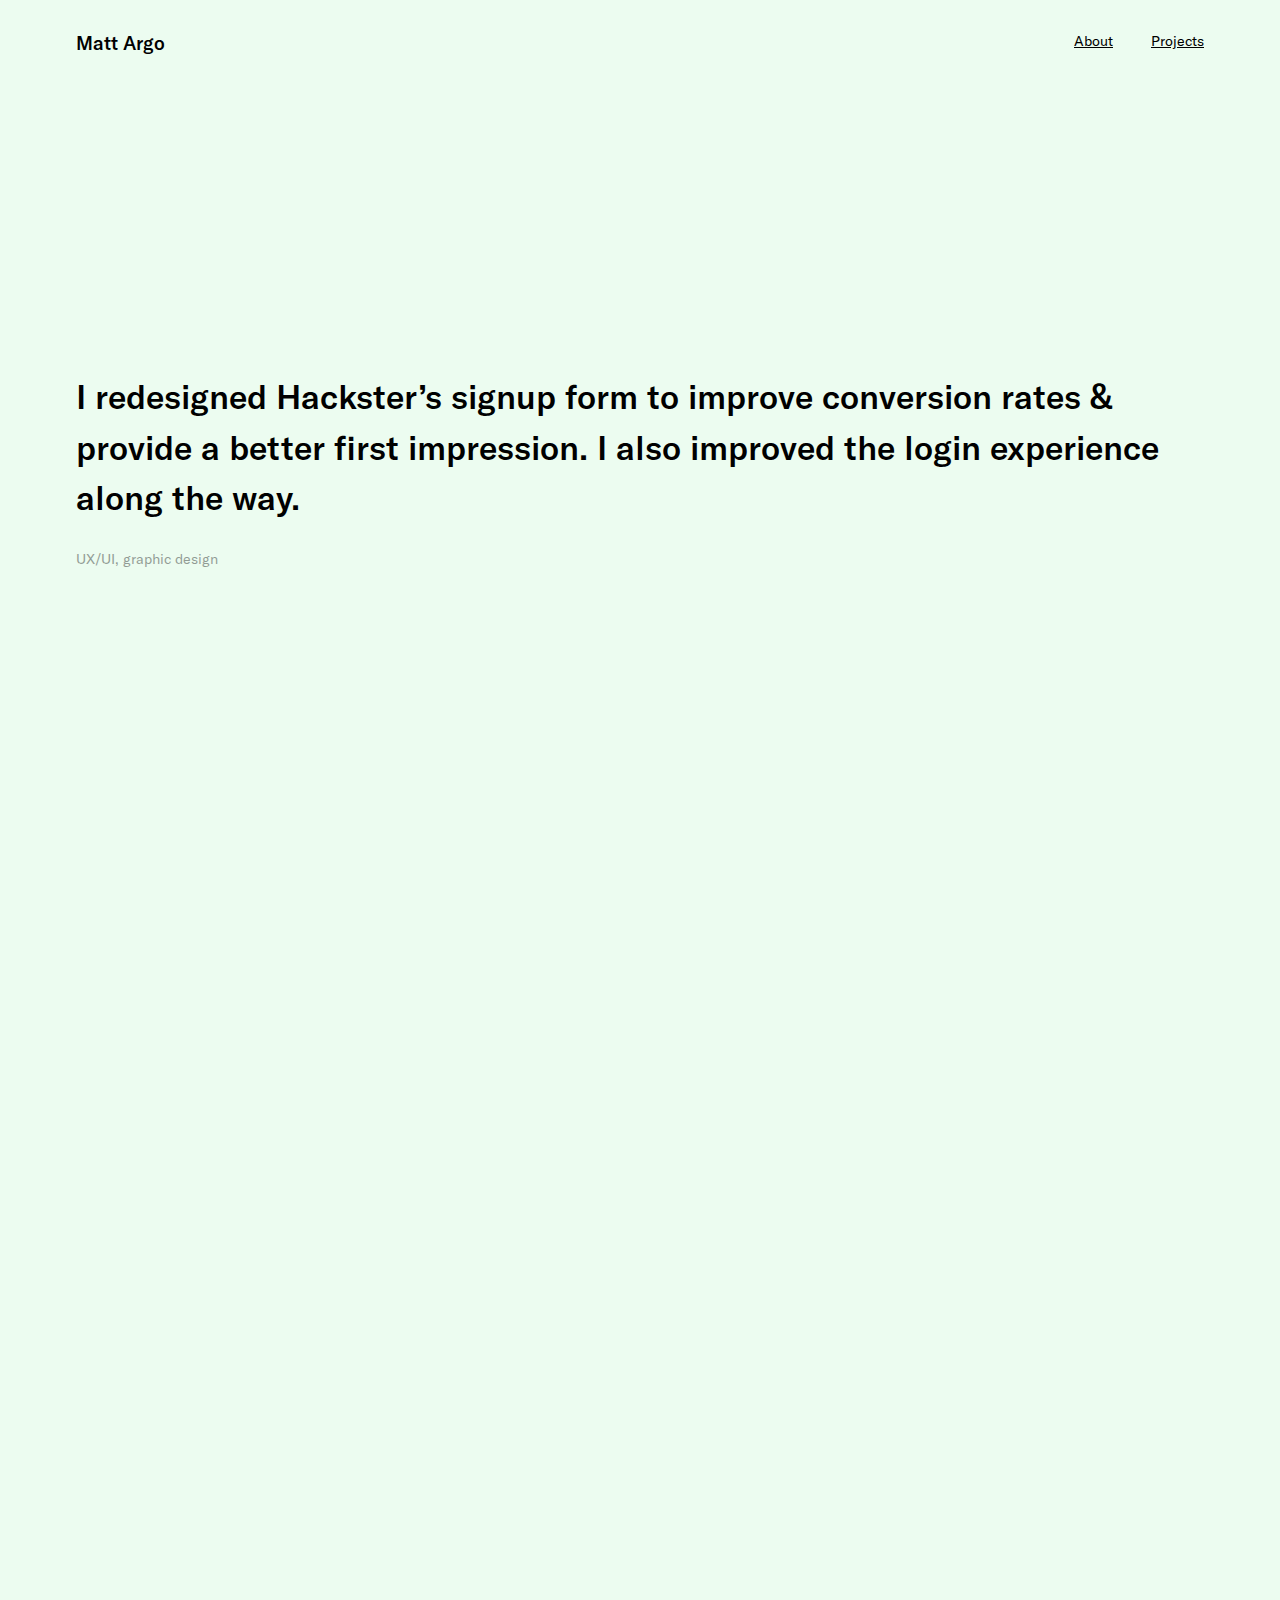
<file: signup-form-hackster/index.html>
<!doctype html>
<html lang="en">

<head>
    <!-- Global site tag (gtag.js) - Google Analytics -->
  <script async src="https://www.googletagmanager.com/gtag/js?id=UA-56977823-2"></script>
  <script>
    window.dataLayer = window.dataLayer || [];
    function gtag(){dataLayer.push(arguments);}
    gtag('js', new Date());

    gtag('config', 'UA-56977823-2');
  </script>
  <!-- Required meta tags -->
  <meta charset="utf-8">
  <meta name="viewport" content="width=device-width, initial-scale=1, shrink-to-fit=no">
  <!-- CSS -->
  <link rel="stylesheet" href="/css/styles.css?v=1.2"/>
  <title>Signup form for Hackster | Matt Argo</title>
  <meta name="description" content="I redesigned Hackster’s sign up form to improve conversions rates and provide a better first impression.">
  <link rel="shortcut icon" href="/assets/favicon.png" type="image/png">
</head>

<body class="project-3-background">

<!-- Full height intro -->
<div class="full-height-hero container-fluid d-flex flex-column justify-content-between padding-bottom-2 typography project-3-background">
  <!-- Navigation -->
  <nav class="padding-top-1 padding-bottom-1">
    <ul class="d-flex justify-content-end align-items-end">
      <li style="margin-right: auto;"><h4><a href="/">Matt Argo</a></h4></li>
      <li class="small-text yes-underline"><a href="/about">About</a></li>
      <li class="small-text yes-underline"><a href="/#project-0">Projects</a></li>
    </ul>
  </nav>
  <div class="row justify-content-center typography">
    <div class="col-12">
    <h2>I redesigned Hackster’s signup form to improve conversion rates & provide a better first impression. I also improved the login experience along the way.</h2>
    <p class="caption-text">UX/UI, graphic design</p>
  </div>
  </div>
  <div></div>
  <div class="mobile-bar-space"></div>
</div>

<!-- Start of main content -->
<div class="main-content container-fluid project-3-background">

  <div class="animate row justify-content-center">
    <div class="col-md-10">
      <img src="/assets/hackster-signup-forms.png" alt="Desktop and mobile versions of the signup form"/>
    </div>
  </div>


   <!-- Section 1 -->
  <div class="animate row justify-content-center padding-top-4 typography">
    <div class="col-md-8">
      <h3>Gathering insights</h3>
      <p>When considering the process of acquiring a new user to our website, we realized the signup form plays a crucial role – not just in converting users, but also in making a good first impression. User data revealed several shortcomings of our previous design. While the majority our users signed up with social logins, those were not the first options presented.</p>
      <p>We also found many accounts with only one login attempt after creation. That directed our attention toward error flows, which in our previous design were unspecific. And lastly, we discovered a low rate of onboarding completion. Because onboarding happens directly after signing up, I saw this as an opportunity to build motivation early on.</p>
      <p>I collaborated with the dev and marketing teams to determine which fields were absolutely necessary, reducing them down to just two. While ideating, I decided to include the login experience with the signup experience. This is because many errors relate to the other flow, such as a user signing up with an email they’ve already signed up with or a user logging in when they haven’t registered yet. Each field is also fully validated with their own error messages.</p>
    </div>
  </div>
  <div class="animate row align-items-end typography">
    <div class="col-6 col-md-4 col-lg-2 margin-top-1">
      <img class="shadow" src="/assets/hackster-signup-flow-1.png" alt="Sample 1 – Sign up flow with no errors"/>
    </div>
    <div class="col-6 col-md-4 col-lg-2 margin-top-1">
      <img class="shadow" src="/assets/hackster-signup-flow-2.png" alt="Sample 2 – Sign up flow with extra social logins"/>
    </div>
    <div class="col-6 col-md-4 col-lg-2 margin-top-1">
      <img class="shadow" src="/assets/hackster-signup-flow-3.png" alt="Sample 3 – Sign up flow with one error"/>
    </div>
    <div class="col-6 col-md-4 col-lg-2 margin-top-1">
      <img class="shadow" src="/assets/hackster-signup-flow-4.png" alt="Sample 4 – Sign up flow with two errors"/>
    </div>
    <div class="col-6 col-md-4 col-lg-2 margin-top-1">
      <img class="shadow" src="/assets/hackster-signup-flow-5.png" alt="Sample 5 – Log in flow with one error"/>
    </div>
    <div class="col-6 col-md-4 col-lg-2 margin-top-1">
      <img class="shadow" src="/assets/hackster-signup-flow-6.png" alt="Sample 6 – Log in flow with two errors"/>
    </div>
  </div>
  <div class="animate row">
    <div class="col-12">
      <p class="caption-text margin-top-1">Error validation is underrated – each of these sample screens has a unique message identifying the specific issue</p>
    </div>
  </div>

  <!-- Section 3 -->
  <div class="animate row justify-content-center padding-top-4 typography">
    <div class="col-md-8">
      <h3>Designing a signup popup that pops</h3>
      <p>The design for the new signup form not only needed to adhere to UI standards, but also provide a positive impression of what Hackster is. I opted for a modal window that expands full-screen on mobile. I designed the vector graphic with existing assets from our fantastic in-house artist and wrote copy based on data of users’ favorite parts of the site.</p>
      <p class="margin-top-1"><a target=”_blank” href="https://invis.io/FWK1HYT2Z4S">Check out the prototype</a></p>
    </div>
  </div>


  <!-- Project details -->
  <div class="padding-top-4 animate">
    <hr>
    <div class="row justify-content-center padding-top-2">
      <div class="col-md-4 typography margin-top-1">
        <h4>Timeframe</h4>
        <p>2.5 weeks</p>
      </div>
      <div class="col-md-4 typography margin-top-1">
        <h4>Team</h4>
        <p>Me, another UX designer, graphic designer, project manager, and the dev team</p>
      </div>
    </div>
    <div class="row justify-content-center padding-bottom-2">
      <div class="col-md-4 typography margin-top-1">
        <h4>Functions</h4>
        <p>UX/UI, graphic design</p>
      </div>
      <div class="col-md-4 typography margin-top-1">
        <h4>Process</h4>
        <p>Design in Sketch, prototype in Invision, handoff to dev team</p>
      </div>
    </div>
    <hr>
  </div>

</div>


<!-- End of main content -->

<!-- Footer -->
<footer class="invisible container-fluid project-3-background d-flex flex-column justify-content-center align-items-center typography">
  <p class="text-center">Send me an <a href="mailto:mattargomaniz@gmail.com">email</a>.</p>
  <p class="text-center">Follow me on <a target=”_blank” href="https://www.instagram.com/margomaniz/?hl=en">the gram</a>.</p>
  <p class="text-center margin-top-1 small-text text-lighten">Site built by yours truly in 2020 – view the code on <a target=”_blank” href="https://github.com/argomod/portfolio-v1">Github</a>.</p>
</footer>

<!-- jQuery first, then Popper.js, then Bootstrap JS -->
<script src="/js/jquery.min.js" ></script>
<script src="/js/bootstrap.min.js" ></script>
<script src="/js/jquery.waypoints.min.js" ></script>

<!-- Fade in animations -->
<script>
  $('.animate').each(function(){
    var self = $(this);
    $(this).waypoint({
      handler: function(direction) {
        if (direction == 'down') {
          self.addClass('visible');
        }
      },
      offset:'80%'
    });
    $(this).waypoint({
      handler: function(direction) {
        if (direction == 'up') {
          self.removeClass('visible');
        }
      },
      offset:'100%'
    })
  });
  $( document ).ready(function() {
    $( "footer" ).addClass( "visible" );
  })
</script>


</body>

</html>
</file>
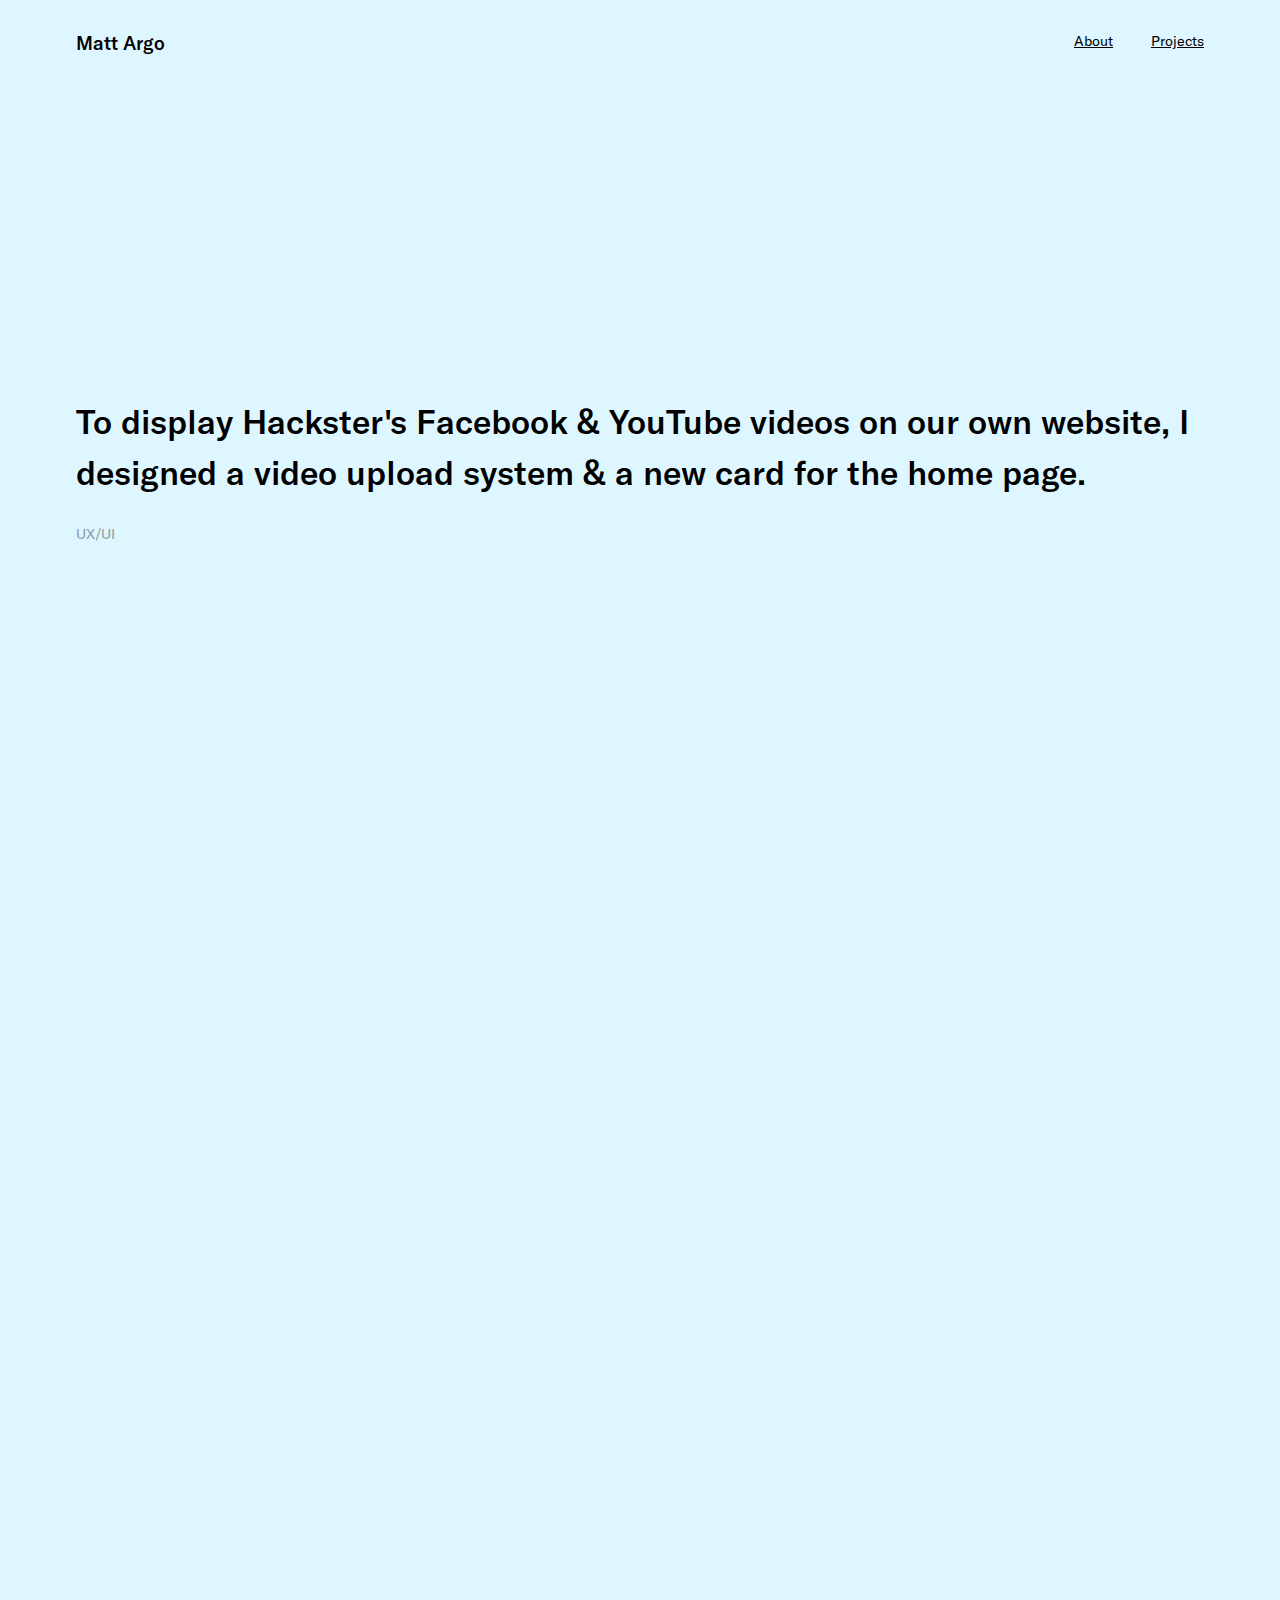
<file: video-content-system-hackster/index.html>
<!doctype html>
<html lang="en">

<head>
    <!-- Global site tag (gtag.js) - Google Analytics -->
  <script async src="https://www.googletagmanager.com/gtag/js?id=UA-56977823-2"></script>
  <script>
    window.dataLayer = window.dataLayer || [];
    function gtag(){dataLayer.push(arguments);}
    gtag('js', new Date());

    gtag('config', 'UA-56977823-2');
  </script>
  <!-- Required meta tags -->
  <meta charset="utf-8">
  <meta name="viewport" content="width=device-width, initial-scale=1, shrink-to-fit=no">
  <!-- CSS -->
  <link rel="stylesheet" href="/css/styles.css?v=1.2"/>
  <title>Video content system for Hackster | Matt Argo</title>
  <meta name="description" content="I designed a video content system to store, organize, and display video content on our site.">
  <link rel="shortcut icon" href="/assets/favicon.png" type="image/png">
</head>

<body class="project-2-background">

<!-- Full height intro -->
<div class="full-height-hero container-fluid d-flex flex-column justify-content-between padding-bottom-2 typography project-2-background">
  <!-- Navigation -->
  <nav class="padding-top-1 padding-bottom-1">
    <ul class="d-flex justify-content-end align-items-end">
      <li style="margin-right: auto;"><h4><a href="/">Matt Argo</a></h4></li>
      <li class="small-text yes-underline"><a href="/about">About</a></li>
      <li class="small-text yes-underline"><a href="/#project-0">Projects</a></li>
    </ul>
  </nav>
  <div class="row justify-content-center typography">
    <div class="col-12">
    <h2>To display Hackster's Facebook & YouTube videos on our own website, I designed a video upload system & a new card for the home page.</h2>
    <p class="caption-text">UX/UI</p>
  </div>
  </div>
  <div></div>
  <div class="mobile-bar-space"></div>
</div>

<!-- Start of main content -->
<div class="main-content container-fluid project-2-background">
  <!-- Section 1 -->
  <div class="animate row justify-content-center typography">
    <div class="col-md-8">
      <h3>The viewing experience</h3>
      <p>Because different videos are hosted on Facebook and YouTube, the design needed to be platform-independent.</p>
      <p>Working with the dev team to understand their limits in respect to our deadline, I opted to use an embed system for displaying the videos – this allowed us to keep users on our site without needing to host videos ourselves.</p>
      <p>The embed type changes to autoplay only on desktop-sized screens. A dark, cinematic background fills the screen with a title, author, and description below.</p>
    </div>
  </div>
  <div class="animate row justify-content-center align-items-center margin-top-1">
    <div class="col-md-8">
      <img src="/assets/hackster-video-embed.png"/>
      <p class="caption-text margin-top-1">Desktop  mockup of YouTube video embed</p>
    </div>
  </div>

  <!-- Section 2 -->
  <div class="animate row justify-content-center padding-top-4 typography">
    <div class="col-md-8">
      <h3>Building a backend</h3>
      <p>The biggest challenge was building an easy to use backend for uploading and displaying video content. I opted to split the system in two: one for storing videos and one for displaying videos. Hackster envisioned using video content for future products, so having a single database to select from eliminated redundancy.</p>
      <p>The first system I designed keeps a database of all the videos Hackster will want to use. Each video is uploaded with a link to YouTube or Facebook, basic information, and tags for future use – just in case.</p>
      <p>The second system allows admins to select videos to display in a featured videos section. Items can be selected, rearranged, and edited swiftly. I also included a button to take admins to the first system just in case they forgot to upload a video (a popular feature).</p>
      <p class="margin-top-1"><a target=”_blank” href="https://invis.io/UAJL57YHYN4">Check out the prototype</a></p>
    </div>
  </div>


  <div class="animate row justify-content-center align-items-center">
    <div class="col-md-8 margin-top-1">
      <img src="/assets/hackster-video-upload-system.png"/>
      <p class="caption-text margin-top-1">Samples of my video database system & video display system designs</p>
    </div>
    <div class="col-md-8 margin-top-2">
      <img src="/assets/hackster-video-upload-system-prototype.png"/>
      <p class="caption-text margin-top-1">A monster prototype I made for the development team</p>
    </div>
  </div>

   <!-- Section 3 -->
  <div class="animate row justify-content-center padding-top-4 typography">
    <div class="col-md-8">
      <h3>Displaying videos</h3>
      <p>I designed a new card to show the videos on our home page. The style matches the existing cards used for other types of content. A play button indicates the content is a video and the sizing aligns with a 12 column grid.</p>
    </div>
  </div>
  <div class="animate row justify-content-center align-items-center">
    <div class="col-md-10 margin-top-1">
      <img src="/assets/hackster-video-cards.png"/>
      <p class="caption-text margin-top-1">Mockup of a row of video cards</p>
    </div>
  </div> 

  <!-- Project details -->
  <div class="padding-top-4">
    <hr>
    <div class="animate row justify-content-center padding-top-2">
      <div class="col-md-4 typography margin-top-1">
        <h4>Timeframe</h4>
        <p>2.5 weeks</p>
      </div>
      <div class="col-md-4 typography margin-top-1">
        <h4>Team</h4>
        <p>Me, another UX designer, project manager, and the dev team</p>
      </div>
    </div>
    <div class="animate row justify-content-center padding-bottom-2">
      <div class="col-md-4 typography margin-top-1">
        <h4>Functions</h4>
        <p>UX/UI, graphic design</p>
      </div>
      <div class="col-md-4 typography margin-top-1">
        <h4>Process</h4>
        <p>Design in Sketch, prototype in Invision, handoff to dev team</p>
      </div>
    </div>
    <hr>
  </div>

</div>


<!-- End of main content -->

<!-- Footer -->
<footer class="invisible container-fluid project-2-background d-flex flex-column justify-content-center align-items-center typography">
  <p class="text-center">Send me an <a href="mailto:mattargomaniz@gmail.com">email</a>.</p>
  <p class="text-center">Follow me on <a target=”_blank” href="https://www.instagram.com/margomaniz/?hl=en">the gram</a>.</p>
  <p class="text-center margin-top-1 small-text text-lighten">Site built by yours truly in 2020 – view the code on <a target=”_blank” href="https://github.com/argomod/portfolio-v1">Github</a>.</p>
</footer>

<!-- jQuery first, then Popper.js, then Bootstrap JS -->
<script src="/js/jquery.min.js" ></script>
<script src="/js/bootstrap.min.js" ></script>
<script src="/js/jquery.waypoints.min.js" ></script>

<!-- Fade in animations -->
<script>
  $('.animate').each(function(){
    var self = $(this);
    $(this).waypoint({
      handler: function(direction) {
        if (direction == 'down') {
          self.addClass('visible');
        }
      },
      offset:'80%'
    });
    $(this).waypoint({
      handler: function(direction) {
        if (direction == 'up') {
          self.removeClass('visible');
        }
      },
      offset:'100%'
    })
  });
  $( document ).ready(function() {
    $( "footer" ).addClass( "visible" );
  })
</script>


</body>

</html>
</file>
<file: css/styles.css>
/*!
 * Bootstrap Grid v4.0.0 (https://getbootstrap.com)
 * Copyright 2011-2018 The Bootstrap Authors
 * Copyright 2011-2018 Twitter, Inc.
 * Licensed under MIT (https://github.com/twbs/bootstrap/blob/master/LICENSE)
 */
@-ms-viewport {
  width: device-width;
}
html {
  box-sizing: border-box;
  -ms-overflow-style: scrollbar;
}

*,
*::before,
*::after {
  box-sizing: inherit;
}

/* Colors */
.container {
  width: 100%;
  padding-right: 1rem;
  padding-left: 1rem;
  margin-right: auto;
  margin-left: auto;
}
@media (min-width: 576px) {
  .container {
    max-width: 540px;
  }
}
@media (min-width: 768px) {
  .container {
    max-width: 720px;
  }
}
@media (min-width: 992px) {
  .container {
    max-width: 960px;
  }
}
@media (min-width: 1200px) {
  .container {
    max-width: 1140px;
  }
}

.container-fluid {
  width: 100%;
  padding-right: 1rem;
  padding-left: 1rem;
  margin-right: auto;
  margin-left: auto;
}

.row {
  display: flex;
  flex-wrap: wrap;
  margin-right: -1rem;
  margin-left: -1rem;
}

.no-gutters {
  margin-right: 0;
  margin-left: 0;
}
.no-gutters > .col,
.no-gutters > [class*=col-] {
  padding-right: 0;
  padding-left: 0;
}

.col-xl,
.col-xl-auto, .col-xl-12, .col-xl-11, .col-xl-10, .col-xl-9, .col-xl-8, .col-xl-7, .col-xl-6, .col-xl-5, .col-xl-4, .col-xl-3, .col-xl-2, .col-xl-1, .col-lg,
.col-lg-auto, .col-lg-12, .col-lg-11, .col-lg-10, .col-lg-9, .col-lg-8, .col-lg-7, .col-lg-6, .col-lg-5, .col-lg-4, .col-lg-3, .col-lg-2, .col-lg-1, .col-md,
.col-md-auto, .col-md-12, .col-md-11, .col-md-10, .col-md-9, .col-md-8, .col-md-7, .col-md-6, .col-md-5, .col-md-4, .col-md-3, .col-md-2, .col-md-1, .col-sm,
.col-sm-auto, .col-sm-12, .col-sm-11, .col-sm-10, .col-sm-9, .col-sm-8, .col-sm-7, .col-sm-6, .col-sm-5, .col-sm-4, .col-sm-3, .col-sm-2, .col-sm-1, .col,
.col-auto, .col-12, .col-11, .col-10, .col-9, .col-8, .col-7, .col-6, .col-5, .col-4, .col-3, .col-2, .col-1 {
  position: relative;
  width: 100%;
  min-height: 1px;
  padding-right: 1rem;
  padding-left: 1rem;
}

.col {
  flex-basis: 0;
  flex-grow: 1;
  max-width: 100%;
}

.col-auto {
  flex: 0 0 auto;
  width: auto;
  max-width: none;
}

.col-1 {
  flex: 0 0 8.3333333333%;
  max-width: 8.3333333333%;
}

.col-2 {
  flex: 0 0 16.6666666667%;
  max-width: 16.6666666667%;
}

.col-3 {
  flex: 0 0 25%;
  max-width: 25%;
}

.col-4 {
  flex: 0 0 33.3333333333%;
  max-width: 33.3333333333%;
}

.col-5 {
  flex: 0 0 41.6666666667%;
  max-width: 41.6666666667%;
}

.col-6 {
  flex: 0 0 50%;
  max-width: 50%;
}

.col-7 {
  flex: 0 0 58.3333333333%;
  max-width: 58.3333333333%;
}

.col-8 {
  flex: 0 0 66.6666666667%;
  max-width: 66.6666666667%;
}

.col-9 {
  flex: 0 0 75%;
  max-width: 75%;
}

.col-10 {
  flex: 0 0 83.3333333333%;
  max-width: 83.3333333333%;
}

.col-11 {
  flex: 0 0 91.6666666667%;
  max-width: 91.6666666667%;
}

.col-12 {
  flex: 0 0 100%;
  max-width: 100%;
}

.order-first {
  order: -1;
}

.order-last {
  order: 13;
}

.order-0 {
  order: 0;
}

.order-1 {
  order: 1;
}

.order-2 {
  order: 2;
}

.order-3 {
  order: 3;
}

.order-4 {
  order: 4;
}

.order-5 {
  order: 5;
}

.order-6 {
  order: 6;
}

.order-7 {
  order: 7;
}

.order-8 {
  order: 8;
}

.order-9 {
  order: 9;
}

.order-10 {
  order: 10;
}

.order-11 {
  order: 11;
}

.order-12 {
  order: 12;
}

.offset-1 {
  margin-left: 8.3333333333%;
}

.offset-2 {
  margin-left: 16.6666666667%;
}

.offset-3 {
  margin-left: 25%;
}

.offset-4 {
  margin-left: 33.3333333333%;
}

.offset-5 {
  margin-left: 41.6666666667%;
}

.offset-6 {
  margin-left: 50%;
}

.offset-7 {
  margin-left: 58.3333333333%;
}

.offset-8 {
  margin-left: 66.6666666667%;
}

.offset-9 {
  margin-left: 75%;
}

.offset-10 {
  margin-left: 83.3333333333%;
}

.offset-11 {
  margin-left: 91.6666666667%;
}

@media (min-width: 576px) {
  .col-sm {
    flex-basis: 0;
    flex-grow: 1;
    max-width: 100%;
  }

  .col-sm-auto {
    flex: 0 0 auto;
    width: auto;
    max-width: none;
  }

  .col-sm-1 {
    flex: 0 0 8.3333333333%;
    max-width: 8.3333333333%;
  }

  .col-sm-2 {
    flex: 0 0 16.6666666667%;
    max-width: 16.6666666667%;
  }

  .col-sm-3 {
    flex: 0 0 25%;
    max-width: 25%;
  }

  .col-sm-4 {
    flex: 0 0 33.3333333333%;
    max-width: 33.3333333333%;
  }

  .col-sm-5 {
    flex: 0 0 41.6666666667%;
    max-width: 41.6666666667%;
  }

  .col-sm-6 {
    flex: 0 0 50%;
    max-width: 50%;
  }

  .col-sm-7 {
    flex: 0 0 58.3333333333%;
    max-width: 58.3333333333%;
  }

  .col-sm-8 {
    flex: 0 0 66.6666666667%;
    max-width: 66.6666666667%;
  }

  .col-sm-9 {
    flex: 0 0 75%;
    max-width: 75%;
  }

  .col-sm-10 {
    flex: 0 0 83.3333333333%;
    max-width: 83.3333333333%;
  }

  .col-sm-11 {
    flex: 0 0 91.6666666667%;
    max-width: 91.6666666667%;
  }

  .col-sm-12 {
    flex: 0 0 100%;
    max-width: 100%;
  }

  .order-sm-first {
    order: -1;
  }

  .order-sm-last {
    order: 13;
  }

  .order-sm-0 {
    order: 0;
  }

  .order-sm-1 {
    order: 1;
  }

  .order-sm-2 {
    order: 2;
  }

  .order-sm-3 {
    order: 3;
  }

  .order-sm-4 {
    order: 4;
  }

  .order-sm-5 {
    order: 5;
  }

  .order-sm-6 {
    order: 6;
  }

  .order-sm-7 {
    order: 7;
  }

  .order-sm-8 {
    order: 8;
  }

  .order-sm-9 {
    order: 9;
  }

  .order-sm-10 {
    order: 10;
  }

  .order-sm-11 {
    order: 11;
  }

  .order-sm-12 {
    order: 12;
  }

  .offset-sm-0 {
    margin-left: 0;
  }

  .offset-sm-1 {
    margin-left: 8.3333333333%;
  }

  .offset-sm-2 {
    margin-left: 16.6666666667%;
  }

  .offset-sm-3 {
    margin-left: 25%;
  }

  .offset-sm-4 {
    margin-left: 33.3333333333%;
  }

  .offset-sm-5 {
    margin-left: 41.6666666667%;
  }

  .offset-sm-6 {
    margin-left: 50%;
  }

  .offset-sm-7 {
    margin-left: 58.3333333333%;
  }

  .offset-sm-8 {
    margin-left: 66.6666666667%;
  }

  .offset-sm-9 {
    margin-left: 75%;
  }

  .offset-sm-10 {
    margin-left: 83.3333333333%;
  }

  .offset-sm-11 {
    margin-left: 91.6666666667%;
  }
}
@media (min-width: 768px) {
  .col-md {
    flex-basis: 0;
    flex-grow: 1;
    max-width: 100%;
  }

  .col-md-auto {
    flex: 0 0 auto;
    width: auto;
    max-width: none;
  }

  .col-md-1 {
    flex: 0 0 8.3333333333%;
    max-width: 8.3333333333%;
  }

  .col-md-2 {
    flex: 0 0 16.6666666667%;
    max-width: 16.6666666667%;
  }

  .col-md-3 {
    flex: 0 0 25%;
    max-width: 25%;
  }

  .col-md-4 {
    flex: 0 0 33.3333333333%;
    max-width: 33.3333333333%;
  }

  .col-md-5 {
    flex: 0 0 41.6666666667%;
    max-width: 41.6666666667%;
  }

  .col-md-6 {
    flex: 0 0 50%;
    max-width: 50%;
  }

  .col-md-7 {
    flex: 0 0 58.3333333333%;
    max-width: 58.3333333333%;
  }

  .col-md-8 {
    flex: 0 0 66.6666666667%;
    max-width: 66.6666666667%;
  }

  .col-md-9 {
    flex: 0 0 75%;
    max-width: 75%;
  }

  .col-md-10 {
    flex: 0 0 83.3333333333%;
    max-width: 83.3333333333%;
  }

  .col-md-11 {
    flex: 0 0 91.6666666667%;
    max-width: 91.6666666667%;
  }

  .col-md-12 {
    flex: 0 0 100%;
    max-width: 100%;
  }

  .order-md-first {
    order: -1;
  }

  .order-md-last {
    order: 13;
  }

  .order-md-0 {
    order: 0;
  }

  .order-md-1 {
    order: 1;
  }

  .order-md-2 {
    order: 2;
  }

  .order-md-3 {
    order: 3;
  }

  .order-md-4 {
    order: 4;
  }

  .order-md-5 {
    order: 5;
  }

  .order-md-6 {
    order: 6;
  }

  .order-md-7 {
    order: 7;
  }

  .order-md-8 {
    order: 8;
  }

  .order-md-9 {
    order: 9;
  }

  .order-md-10 {
    order: 10;
  }

  .order-md-11 {
    order: 11;
  }

  .order-md-12 {
    order: 12;
  }

  .offset-md-0 {
    margin-left: 0;
  }

  .offset-md-1 {
    margin-left: 8.3333333333%;
  }

  .offset-md-2 {
    margin-left: 16.6666666667%;
  }

  .offset-md-3 {
    margin-left: 25%;
  }

  .offset-md-4 {
    margin-left: 33.3333333333%;
  }

  .offset-md-5 {
    margin-left: 41.6666666667%;
  }

  .offset-md-6 {
    margin-left: 50%;
  }

  .offset-md-7 {
    margin-left: 58.3333333333%;
  }

  .offset-md-8 {
    margin-left: 66.6666666667%;
  }

  .offset-md-9 {
    margin-left: 75%;
  }

  .offset-md-10 {
    margin-left: 83.3333333333%;
  }

  .offset-md-11 {
    margin-left: 91.6666666667%;
  }
}
@media (min-width: 992px) {
  .col-lg {
    flex-basis: 0;
    flex-grow: 1;
    max-width: 100%;
  }

  .col-lg-auto {
    flex: 0 0 auto;
    width: auto;
    max-width: none;
  }

  .col-lg-1 {
    flex: 0 0 8.3333333333%;
    max-width: 8.3333333333%;
  }

  .col-lg-2 {
    flex: 0 0 16.6666666667%;
    max-width: 16.6666666667%;
  }

  .col-lg-3 {
    flex: 0 0 25%;
    max-width: 25%;
  }

  .col-lg-4 {
    flex: 0 0 33.3333333333%;
    max-width: 33.3333333333%;
  }

  .col-lg-5 {
    flex: 0 0 41.6666666667%;
    max-width: 41.6666666667%;
  }

  .col-lg-6 {
    flex: 0 0 50%;
    max-width: 50%;
  }

  .col-lg-7 {
    flex: 0 0 58.3333333333%;
    max-width: 58.3333333333%;
  }

  .col-lg-8 {
    flex: 0 0 66.6666666667%;
    max-width: 66.6666666667%;
  }

  .col-lg-9 {
    flex: 0 0 75%;
    max-width: 75%;
  }

  .col-lg-10 {
    flex: 0 0 83.3333333333%;
    max-width: 83.3333333333%;
  }

  .col-lg-11 {
    flex: 0 0 91.6666666667%;
    max-width: 91.6666666667%;
  }

  .col-lg-12 {
    flex: 0 0 100%;
    max-width: 100%;
  }

  .order-lg-first {
    order: -1;
  }

  .order-lg-last {
    order: 13;
  }

  .order-lg-0 {
    order: 0;
  }

  .order-lg-1 {
    order: 1;
  }

  .order-lg-2 {
    order: 2;
  }

  .order-lg-3 {
    order: 3;
  }

  .order-lg-4 {
    order: 4;
  }

  .order-lg-5 {
    order: 5;
  }

  .order-lg-6 {
    order: 6;
  }

  .order-lg-7 {
    order: 7;
  }

  .order-lg-8 {
    order: 8;
  }

  .order-lg-9 {
    order: 9;
  }

  .order-lg-10 {
    order: 10;
  }

  .order-lg-11 {
    order: 11;
  }

  .order-lg-12 {
    order: 12;
  }

  .offset-lg-0 {
    margin-left: 0;
  }

  .offset-lg-1 {
    margin-left: 8.3333333333%;
  }

  .offset-lg-2 {
    margin-left: 16.6666666667%;
  }

  .offset-lg-3 {
    margin-left: 25%;
  }

  .offset-lg-4 {
    margin-left: 33.3333333333%;
  }

  .offset-lg-5 {
    margin-left: 41.6666666667%;
  }

  .offset-lg-6 {
    margin-left: 50%;
  }

  .offset-lg-7 {
    margin-left: 58.3333333333%;
  }

  .offset-lg-8 {
    margin-left: 66.6666666667%;
  }

  .offset-lg-9 {
    margin-left: 75%;
  }

  .offset-lg-10 {
    margin-left: 83.3333333333%;
  }

  .offset-lg-11 {
    margin-left: 91.6666666667%;
  }
}
@media (min-width: 1200px) {
  .col-xl {
    flex-basis: 0;
    flex-grow: 1;
    max-width: 100%;
  }

  .col-xl-auto {
    flex: 0 0 auto;
    width: auto;
    max-width: none;
  }

  .col-xl-1 {
    flex: 0 0 8.3333333333%;
    max-width: 8.3333333333%;
  }

  .col-xl-2 {
    flex: 0 0 16.6666666667%;
    max-width: 16.6666666667%;
  }

  .col-xl-3 {
    flex: 0 0 25%;
    max-width: 25%;
  }

  .col-xl-4 {
    flex: 0 0 33.3333333333%;
    max-width: 33.3333333333%;
  }

  .col-xl-5 {
    flex: 0 0 41.6666666667%;
    max-width: 41.6666666667%;
  }

  .col-xl-6 {
    flex: 0 0 50%;
    max-width: 50%;
  }

  .col-xl-7 {
    flex: 0 0 58.3333333333%;
    max-width: 58.3333333333%;
  }

  .col-xl-8 {
    flex: 0 0 66.6666666667%;
    max-width: 66.6666666667%;
  }

  .col-xl-9 {
    flex: 0 0 75%;
    max-width: 75%;
  }

  .col-xl-10 {
    flex: 0 0 83.3333333333%;
    max-width: 83.3333333333%;
  }

  .col-xl-11 {
    flex: 0 0 91.6666666667%;
    max-width: 91.6666666667%;
  }

  .col-xl-12 {
    flex: 0 0 100%;
    max-width: 100%;
  }

  .order-xl-first {
    order: -1;
  }

  .order-xl-last {
    order: 13;
  }

  .order-xl-0 {
    order: 0;
  }

  .order-xl-1 {
    order: 1;
  }

  .order-xl-2 {
    order: 2;
  }

  .order-xl-3 {
    order: 3;
  }

  .order-xl-4 {
    order: 4;
  }

  .order-xl-5 {
    order: 5;
  }

  .order-xl-6 {
    order: 6;
  }

  .order-xl-7 {
    order: 7;
  }

  .order-xl-8 {
    order: 8;
  }

  .order-xl-9 {
    order: 9;
  }

  .order-xl-10 {
    order: 10;
  }

  .order-xl-11 {
    order: 11;
  }

  .order-xl-12 {
    order: 12;
  }

  .offset-xl-0 {
    margin-left: 0;
  }

  .offset-xl-1 {
    margin-left: 8.3333333333%;
  }

  .offset-xl-2 {
    margin-left: 16.6666666667%;
  }

  .offset-xl-3 {
    margin-left: 25%;
  }

  .offset-xl-4 {
    margin-left: 33.3333333333%;
  }

  .offset-xl-5 {
    margin-left: 41.6666666667%;
  }

  .offset-xl-6 {
    margin-left: 50%;
  }

  .offset-xl-7 {
    margin-left: 58.3333333333%;
  }

  .offset-xl-8 {
    margin-left: 66.6666666667%;
  }

  .offset-xl-9 {
    margin-left: 75%;
  }

  .offset-xl-10 {
    margin-left: 83.3333333333%;
  }

  .offset-xl-11 {
    margin-left: 91.6666666667%;
  }
}
.d-none {
  display: none !important;
}

.d-inline {
  display: inline !important;
}

.d-inline-block {
  display: inline-block !important;
}

.d-block {
  display: block !important;
}

.d-table {
  display: table !important;
}

.d-table-row {
  display: table-row !important;
}

.d-table-cell {
  display: table-cell !important;
}

.d-flex {
  display: flex !important;
}

.d-inline-flex {
  display: inline-flex !important;
}

@media (min-width: 576px) {
  .d-sm-none {
    display: none !important;
  }

  .d-sm-inline {
    display: inline !important;
  }

  .d-sm-inline-block {
    display: inline-block !important;
  }

  .d-sm-block {
    display: block !important;
  }

  .d-sm-table {
    display: table !important;
  }

  .d-sm-table-row {
    display: table-row !important;
  }

  .d-sm-table-cell {
    display: table-cell !important;
  }

  .d-sm-flex {
    display: flex !important;
  }

  .d-sm-inline-flex {
    display: inline-flex !important;
  }
}
@media (min-width: 768px) {
  .d-md-none {
    display: none !important;
  }

  .d-md-inline {
    display: inline !important;
  }

  .d-md-inline-block {
    display: inline-block !important;
  }

  .d-md-block {
    display: block !important;
  }

  .d-md-table {
    display: table !important;
  }

  .d-md-table-row {
    display: table-row !important;
  }

  .d-md-table-cell {
    display: table-cell !important;
  }

  .d-md-flex {
    display: flex !important;
  }

  .d-md-inline-flex {
    display: inline-flex !important;
  }
}
@media (min-width: 992px) {
  .d-lg-none {
    display: none !important;
  }

  .d-lg-inline {
    display: inline !important;
  }

  .d-lg-inline-block {
    display: inline-block !important;
  }

  .d-lg-block {
    display: block !important;
  }

  .d-lg-table {
    display: table !important;
  }

  .d-lg-table-row {
    display: table-row !important;
  }

  .d-lg-table-cell {
    display: table-cell !important;
  }

  .d-lg-flex {
    display: flex !important;
  }

  .d-lg-inline-flex {
    display: inline-flex !important;
  }
}
@media (min-width: 1200px) {
  .d-xl-none {
    display: none !important;
  }

  .d-xl-inline {
    display: inline !important;
  }

  .d-xl-inline-block {
    display: inline-block !important;
  }

  .d-xl-block {
    display: block !important;
  }

  .d-xl-table {
    display: table !important;
  }

  .d-xl-table-row {
    display: table-row !important;
  }

  .d-xl-table-cell {
    display: table-cell !important;
  }

  .d-xl-flex {
    display: flex !important;
  }

  .d-xl-inline-flex {
    display: inline-flex !important;
  }
}
@media print {
  .d-print-none {
    display: none !important;
  }

  .d-print-inline {
    display: inline !important;
  }

  .d-print-inline-block {
    display: inline-block !important;
  }

  .d-print-block {
    display: block !important;
  }

  .d-print-table {
    display: table !important;
  }

  .d-print-table-row {
    display: table-row !important;
  }

  .d-print-table-cell {
    display: table-cell !important;
  }

  .d-print-flex {
    display: flex !important;
  }

  .d-print-inline-flex {
    display: inline-flex !important;
  }
}
.flex-row {
  flex-direction: row !important;
}

.flex-column {
  flex-direction: column !important;
}

.flex-row-reverse {
  flex-direction: row-reverse !important;
}

.flex-column-reverse {
  flex-direction: column-reverse !important;
}

.flex-wrap {
  flex-wrap: wrap !important;
}

.flex-nowrap {
  flex-wrap: nowrap !important;
}

.flex-wrap-reverse {
  flex-wrap: wrap-reverse !important;
}

.justify-content-start {
  justify-content: flex-start !important;
}

.justify-content-end {
  justify-content: flex-end !important;
}

.justify-content-center {
  justify-content: center !important;
}

.justify-content-between {
  justify-content: space-between !important;
}

.justify-content-around {
  justify-content: space-around !important;
}

.align-items-start {
  align-items: flex-start !important;
}

.align-items-end {
  align-items: flex-end !important;
}

.align-items-center {
  align-items: center !important;
}

.align-items-baseline {
  align-items: baseline !important;
}

.align-items-stretch {
  align-items: stretch !important;
}

.align-content-start {
  align-content: flex-start !important;
}

.align-content-end {
  align-content: flex-end !important;
}

.align-content-center {
  align-content: center !important;
}

.align-content-between {
  align-content: space-between !important;
}

.align-content-around {
  align-content: space-around !important;
}

.align-content-stretch {
  align-content: stretch !important;
}

.align-self-auto {
  align-self: auto !important;
}

.align-self-start {
  align-self: flex-start !important;
}

.align-self-end {
  align-self: flex-end !important;
}

.align-self-center {
  align-self: center !important;
}

.align-self-baseline {
  align-self: baseline !important;
}

.align-self-stretch {
  align-self: stretch !important;
}

@media (min-width: 576px) {
  .flex-sm-row {
    flex-direction: row !important;
  }

  .flex-sm-column {
    flex-direction: column !important;
  }

  .flex-sm-row-reverse {
    flex-direction: row-reverse !important;
  }

  .flex-sm-column-reverse {
    flex-direction: column-reverse !important;
  }

  .flex-sm-wrap {
    flex-wrap: wrap !important;
  }

  .flex-sm-nowrap {
    flex-wrap: nowrap !important;
  }

  .flex-sm-wrap-reverse {
    flex-wrap: wrap-reverse !important;
  }

  .justify-content-sm-start {
    justify-content: flex-start !important;
  }

  .justify-content-sm-end {
    justify-content: flex-end !important;
  }

  .justify-content-sm-center {
    justify-content: center !important;
  }

  .justify-content-sm-between {
    justify-content: space-between !important;
  }

  .justify-content-sm-around {
    justify-content: space-around !important;
  }

  .align-items-sm-start {
    align-items: flex-start !important;
  }

  .align-items-sm-end {
    align-items: flex-end !important;
  }

  .align-items-sm-center {
    align-items: center !important;
  }

  .align-items-sm-baseline {
    align-items: baseline !important;
  }

  .align-items-sm-stretch {
    align-items: stretch !important;
  }

  .align-content-sm-start {
    align-content: flex-start !important;
  }

  .align-content-sm-end {
    align-content: flex-end !important;
  }

  .align-content-sm-center {
    align-content: center !important;
  }

  .align-content-sm-between {
    align-content: space-between !important;
  }

  .align-content-sm-around {
    align-content: space-around !important;
  }

  .align-content-sm-stretch {
    align-content: stretch !important;
  }

  .align-self-sm-auto {
    align-self: auto !important;
  }

  .align-self-sm-start {
    align-self: flex-start !important;
  }

  .align-self-sm-end {
    align-self: flex-end !important;
  }

  .align-self-sm-center {
    align-self: center !important;
  }

  .align-self-sm-baseline {
    align-self: baseline !important;
  }

  .align-self-sm-stretch {
    align-self: stretch !important;
  }
}
@media (min-width: 768px) {
  .flex-md-row {
    flex-direction: row !important;
  }

  .flex-md-column {
    flex-direction: column !important;
  }

  .flex-md-row-reverse {
    flex-direction: row-reverse !important;
  }

  .flex-md-column-reverse {
    flex-direction: column-reverse !important;
  }

  .flex-md-wrap {
    flex-wrap: wrap !important;
  }

  .flex-md-nowrap {
    flex-wrap: nowrap !important;
  }

  .flex-md-wrap-reverse {
    flex-wrap: wrap-reverse !important;
  }

  .justify-content-md-start {
    justify-content: flex-start !important;
  }

  .justify-content-md-end {
    justify-content: flex-end !important;
  }

  .justify-content-md-center {
    justify-content: center !important;
  }

  .justify-content-md-between {
    justify-content: space-between !important;
  }

  .justify-content-md-around {
    justify-content: space-around !important;
  }

  .align-items-md-start {
    align-items: flex-start !important;
  }

  .align-items-md-end {
    align-items: flex-end !important;
  }

  .align-items-md-center {
    align-items: center !important;
  }

  .align-items-md-baseline {
    align-items: baseline !important;
  }

  .align-items-md-stretch {
    align-items: stretch !important;
  }

  .align-content-md-start {
    align-content: flex-start !important;
  }

  .align-content-md-end {
    align-content: flex-end !important;
  }

  .align-content-md-center {
    align-content: center !important;
  }

  .align-content-md-between {
    align-content: space-between !important;
  }

  .align-content-md-around {
    align-content: space-around !important;
  }

  .align-content-md-stretch {
    align-content: stretch !important;
  }

  .align-self-md-auto {
    align-self: auto !important;
  }

  .align-self-md-start {
    align-self: flex-start !important;
  }

  .align-self-md-end {
    align-self: flex-end !important;
  }

  .align-self-md-center {
    align-self: center !important;
  }

  .align-self-md-baseline {
    align-self: baseline !important;
  }

  .align-self-md-stretch {
    align-self: stretch !important;
  }
}
@media (min-width: 992px) {
  .flex-lg-row {
    flex-direction: row !important;
  }

  .flex-lg-column {
    flex-direction: column !important;
  }

  .flex-lg-row-reverse {
    flex-direction: row-reverse !important;
  }

  .flex-lg-column-reverse {
    flex-direction: column-reverse !important;
  }

  .flex-lg-wrap {
    flex-wrap: wrap !important;
  }

  .flex-lg-nowrap {
    flex-wrap: nowrap !important;
  }

  .flex-lg-wrap-reverse {
    flex-wrap: wrap-reverse !important;
  }

  .justify-content-lg-start {
    justify-content: flex-start !important;
  }

  .justify-content-lg-end {
    justify-content: flex-end !important;
  }

  .justify-content-lg-center {
    justify-content: center !important;
  }

  .justify-content-lg-between {
    justify-content: space-between !important;
  }

  .justify-content-lg-around {
    justify-content: space-around !important;
  }

  .align-items-lg-start {
    align-items: flex-start !important;
  }

  .align-items-lg-end {
    align-items: flex-end !important;
  }

  .align-items-lg-center {
    align-items: center !important;
  }

  .align-items-lg-baseline {
    align-items: baseline !important;
  }

  .align-items-lg-stretch {
    align-items: stretch !important;
  }

  .align-content-lg-start {
    align-content: flex-start !important;
  }

  .align-content-lg-end {
    align-content: flex-end !important;
  }

  .align-content-lg-center {
    align-content: center !important;
  }

  .align-content-lg-between {
    align-content: space-between !important;
  }

  .align-content-lg-around {
    align-content: space-around !important;
  }

  .align-content-lg-stretch {
    align-content: stretch !important;
  }

  .align-self-lg-auto {
    align-self: auto !important;
  }

  .align-self-lg-start {
    align-self: flex-start !important;
  }

  .align-self-lg-end {
    align-self: flex-end !important;
  }

  .align-self-lg-center {
    align-self: center !important;
  }

  .align-self-lg-baseline {
    align-self: baseline !important;
  }

  .align-self-lg-stretch {
    align-self: stretch !important;
  }
}
@media (min-width: 1200px) {
  .flex-xl-row {
    flex-direction: row !important;
  }

  .flex-xl-column {
    flex-direction: column !important;
  }

  .flex-xl-row-reverse {
    flex-direction: row-reverse !important;
  }

  .flex-xl-column-reverse {
    flex-direction: column-reverse !important;
  }

  .flex-xl-wrap {
    flex-wrap: wrap !important;
  }

  .flex-xl-nowrap {
    flex-wrap: nowrap !important;
  }

  .flex-xl-wrap-reverse {
    flex-wrap: wrap-reverse !important;
  }

  .justify-content-xl-start {
    justify-content: flex-start !important;
  }

  .justify-content-xl-end {
    justify-content: flex-end !important;
  }

  .justify-content-xl-center {
    justify-content: center !important;
  }

  .justify-content-xl-between {
    justify-content: space-between !important;
  }

  .justify-content-xl-around {
    justify-content: space-around !important;
  }

  .align-items-xl-start {
    align-items: flex-start !important;
  }

  .align-items-xl-end {
    align-items: flex-end !important;
  }

  .align-items-xl-center {
    align-items: center !important;
  }

  .align-items-xl-baseline {
    align-items: baseline !important;
  }

  .align-items-xl-stretch {
    align-items: stretch !important;
  }

  .align-content-xl-start {
    align-content: flex-start !important;
  }

  .align-content-xl-end {
    align-content: flex-end !important;
  }

  .align-content-xl-center {
    align-content: center !important;
  }

  .align-content-xl-between {
    align-content: space-between !important;
  }

  .align-content-xl-around {
    align-content: space-around !important;
  }

  .align-content-xl-stretch {
    align-content: stretch !important;
  }

  .align-self-xl-auto {
    align-self: auto !important;
  }

  .align-self-xl-start {
    align-self: flex-start !important;
  }

  .align-self-xl-end {
    align-self: flex-end !important;
  }

  .align-self-xl-center {
    align-self: center !important;
  }

  .align-self-xl-baseline {
    align-self: baseline !important;
  }

  .align-self-xl-stretch {
    align-self: stretch !important;
  }
}
/* Reset.scss
 * Props to Eric Meyer (meyerweb.com) for his CSS reset file. We're using an adapted version here	that cuts out some of the reset HTML elements we will never need here (i.e., dfn, samp, etc).
 * ------------------------------------------------------------------------------------------------------------------------------------------------------------------------------------------- */
a {
  color: inherit;
  outline: 0;
  text-decoration: none !important;
}

img {
  display: block;
}

html, body {
  margin: 0;
  padding: 0;
}

h1, h2, h3, h4, h5, h6, p, blockquote, pre, a, abbr, acronym, address, cite, code, del, dfn, em, img, q, s, samp, small, strike, strong, sub, sup, tt, var, dd, dl, dt, li, ol, ul, fieldset, form, label, legend, button, table, caption, tbody, tfoot, thead, tr, th, td {
  margin: 0;
  padding: 0;
  border: 0;
  font-weight: inherit;
  font-style: normal;
  font-size: 100%;
  font-family: inherit;
}

table {
  border-collapse: collapse;
  border-spacing: 0;
}

ol, ul {
  list-style: none;
}

q:before, q:after, blockquote:before, blockquote:after {
  content: "";
}

html {
  overflow-y: scroll;
  font-size: 100%;
  -webkit-text-size-adjust: 100%;
  -ms-text-size-adjust: 100%;
}

article,
aside,
details,
figcaption,
figure,
footer,
header,
hgroup,
nav,
section {
  display: block;
}

audio,
canvas,
video {
  display: inline-block;
  *display: inline;
  *zoom: 1;
}

audio:not([controls]) {
  display: none;
}

sub,
sup {
  font-size: 75%;
  line-height: 0;
  position: relative;
  vertical-align: baseline;
}

sup {
  top: -0.5em;
}

sub {
  bottom: -0.25em;
}

img {
  border: 0;
  -ms-interpolation-mode: bicubic;
}

button,
input,
select,
textarea {
  font-size: 100%;
  margin: 0;
  vertical-align: baseline;
  *vertical-align: middle;
}

button,
input {
  line-height: normal;
  *overflow: visible;
}

button::-moz-focus-inner,
input::-moz-focus-inner {
  border: 0;
  padding: 0;
}

button,
input[type=button],
input[type=reset],
input[type=submit] {
  cursor: pointer;
  -webkit-appearance: button;
}

input[type=search] {
  -webkit-appearance: textfield;
  -webkit-box-sizing: content-box;
  -moz-box-sizing: content-box;
  box-sizing: content-box;
}

input[type=search]::-webkit-search-decoration {
  -webkit-appearance: none;
}

textarea {
  overflow: auto;
  vertical-align: top;
}

table {
  border-collapse: collapse;
  border-spacing: 0;
}

/*
 * Variables
 */
/* Spacing */
/* Base Settings */
/*
 * Modifiers
 */
.text-lighten {
  opacity: 0.38;
}

.text-invisible {
  color: rgba(0, 0, 0, 0) !important;
}

.text-light-grey {
  color: #EFEFEF;
}

.text-black {
  color: #000000;
}

.text-left {
  text-align: left !important;
}

.text-center {
  text-align: center !important;
}

.text-right {
  text-align: right !important;
}

/*
 * Typography
 */
/* Font Choices */
html, body {
  color: #000000;
  font-family: "GT America Regular", sans-serif;
}

.small-text, .caption-text {
  font-family: "GT America Regular", sans-serif;
}

.caption-text {
  opacity: 0.38;
}

body {
  line-height: 1.5 !important;
}

.h1, h1, .h3, h3, .h2, h2, .h4, h4 {
  font-family: "GT America Medium", sans-serif;
}

/* Font Sizes */
.small-text, .caption-text {
  font-size: 0.75em;
}

.h4, h4 {
  font-size: 1rem;
}

.h3, h3 {
  font-size: 1.333rem;
}

.h2, h2 {
  font-size: 1.777rem;
}

.h1, h1 {
  font-size: 2.369rem;
}

@media (min-width: 768px) {
  .h1, h1 {
    font-size: 3.157rem;
  }
}
/* Typography rules */
.typography h1, .typography .h1, .typography h2, .typography .h2, .typography h3, .typography .h3, .typography h4, .typography .h4 {
  margin: 0 0 calc(((1.5)*1em)/2);
}
.typography p, .typography ul, .typography ol, .typography pre, .typography ol li {
  margin: 0 0 1rem;
}
.typography .small-text, .typography .caption-text {
  margin: 0 0 1rem;
}

/* Responsive Typography */
html {
  font-size: 16px;
}

@media (min-width: 576px) {
  html {
    font-size: 17px;
  }
}
@media (min-width: 768px) {
  html {
    font-size: 18px;
  }
}
@media (min-width: 992px) {
  html {
    font-size: 19px;
  }
}
@media (min-width: 1200px) {
  html {
    font-size: 19px;
  }
}
/* Links */
a {
  -webkit-transition: opacity 150ms ease-in;
  -moz-transition: opacity 150ms ease-in;
  -ms-transition: opacity 150ms ease-in;
  -o-transition: opacity 150ms ease-in;
  transition: opacity 150ms ease-in;
  color: inherit;
}

p a, p a:hover, p a:focus, p a:active, ol li a, ol li a:hover, ol li a:focus, ol li a:active, .yes-underline a, .yes-underline a:hover, .yes-underline a:focus, .yes-underline a:active {
  text-decoration: underline !important;
}

h1 a:hover, h2 a:hover, h3 a:hover, h4 a:hover {
  opacity: 0.38;
}

a.no-underline:hover {
  opacity: 0.38;
}

a.no-underline, a.no-underline:hover, a.no-underline:active, a.no-underline:visited {
  text-decoration: none !important;
}

/* Lists */
ol {
  list-style-type: none;
  counter-reset: li-counter;
  padding-left: 1em;
}

ol > li {
  position: relative;
  padding-left: 0.5em;
}

ol > li:before {
  position: absolute;
  top: 0;
  left: -1em;
  width: 0.8em;
  content: counter(li-counter) ".";
  counter-increment: li-counter;
}

/*
 * Fonts
 */
@font-face {
  font-family: "GT America Regular";
  src: url("/fonts/GT-America-Standard-Regular.woff2") format("woff2"), url("/fonts/GT-America-Standard-Regular.woff") format("woff");
  font-weight: normal;
}
@font-face {
  font-family: "GT America Medium";
  src: url("/fonts/GT-America-Standard-Medium.woff2") format("woff2"), url("/fonts/GT-America-Standard-Medium.woff") format("woff");
  font-weight: medium;
}
/* Page container */
.container-fluid {
  max-width: 1600px;
  padding-left: 2rem;
  padding-right: 2rem;
  margin-left: auto;
  margin-right: auto;
}

.full-width-container {
  width: 100vw;
  margin-left: calc(-50vw + 50%);
  padding: 0 2rem;
}

@media (min-width: 576px) {
  .container-fluid {
    padding-left: 4rem;
    padding-right: 4rem;
  }

  .full-width-container {
    padding: 0 4rem;
  }

  .mobile-bar-space {
    display: none;
  }
}
/* Vertical spacing */
.padding-top-1 {
  padding-top: 1.5rem !important;
}

.padding-top-2 {
  padding-top: 3rem !important;
}

.padding-top-4 {
  padding-top: 6rem !important;
}

.padding-bottom-1 {
  padding-bottom: 1.5rem !important;
}

.padding-bottom-2 {
  padding-bottom: 3rem !important;
}

.padding-bottom-4 {
  padding-bottom: 6rem !important;
}

.padding-bottom-8 {
  padding-bottom: 12rem !important;
}

.margin-top-1 {
  margin-top: 1.5rem !important;
}

.margin-top-2 {
  margin-top: 3rem !important;
}

.margin-top-4 {
  margin-top: 6rem !important;
}

.margin-bottom-1 {
  margin-bottom: 1.5rem !important;
}

.margin-bottom-2 {
  margin-bottom: 3rem !important;
}

.margin-bottom-4 {
  margin-bottom: 6rem !important;
}

@media (max-width: 575.98px) {
  .mobile-margin-top-2 {
    margin-top: 3rem !important;
  }

  .mobile-padding-top-2 {
    padding-top: 3rem !important;
  }

  .mobile-padding-top-4 {
    padding-top: 6rem !important;
  }

  .mobile-padding-bottom-2 {
    padding-bottom: 3rem !important;
  }

  .mobile-padding-bottom-4 {
    padding-bottom: 6rem !important;
  }
}
/* Background Colors */
.grey-background {
  background: #EFEFEF !important;
}

.black-background {
  background: #000000;
}

.project-0-background {
  background: #FDEEFF !important;
}

.project-1-background {
  background: #FFFFE6 !important;
}

.project-2-background {
  background: #DEF6FF !important;
}

.project-3-background {
  background: #ECFCF0 !important;
}

@media (min-width: 576px) {
  .padding-left-sm {
    padding-left: 2rem;
  }

  .project-0-home {
    background: #FDEEFF !important;
  }

  .project-1-home {
    background: #FFFFE6 !important;
  }

  .project-2-home {
    background: #DEF6FF !important;
  }

  .project-3-home {
    background: #ECFCF0 !important;
  }
}
/* Images  */
img {
  max-width: 100%;
  margin: 0 auto;
}

/* Shadow  */
.shadow {
  box-shadow: 0px 0px 7px rgba(0, 0, 0, 0.05);
}

/* Navigation */
nav ul {
  list-style-type: none;
}

nav {
  z-index: 3;
}

nav li:not(:first-child) {
  padding-left: 2rem;
}

/* For every body */
html, body, .full-height-hero {
  -webkit-transition: background 200ms ease-in;
  -moz-transition: background 200ms ease-in;
  -ms-transition: background 200ms ease-in;
  -o-transition: background 200ms ease-in;
  transition: background 200ms ease-in;
}

.main-content {
  margin-bottom: 50vh;
  position: relative;
  -webkit-transition: background 200ms ease-in;
  -moz-transition: background 200ms ease-in;
  -ms-transition: background 200ms ease-in;
  -o-transition: background 200ms ease-in;
  transition: background 200ms ease-in;
  z-index: 5;
}

/* Footer */
footer {
  position: fixed;
  height: 50vh;
  bottom: 0;
  left: 0;
  right: 0;
  z-index: -2;
  -webkit-transition: background 200ms ease-in;
  -moz-transition: background 200ms ease-in;
  -ms-transition: background 200ms ease-in;
  -o-transition: background 200ms ease-in;
  transition: background 200ms ease-in;
}

/*  HOME  */
/* Home hero */
.full-height-hero {
  min-height: 100vh;
}

/* Super secret image */
.super-secret-image {
  position: absolute;
  min-height: 100vh;
  top: 0;
  left: 0;
  right: 0;
  opacity: 0;
  -webkit-transition: opacity 50ms ease-in;
  -moz-transition: opacity 50ms ease-in;
  -ms-transition: opacity 50ms ease-in;
  -o-transition: opacity 50ms ease-in;
  transition: opacity 50ms ease-in;
}

.super-secret-image img {
  max-height: 75vh;
  max-width: 50vw;
}

/* Lines between projects */
hr {
  background: rgba(0, 0, 0, 0.08);
  border: 0;
  height: 1px;
  width: 100%;
  margin: 0;
}

@media (min-width: 576px) {
  .divided-row hr {
    display: none;
  }

  .divided-row > div:first-child {
    padding-right: 2rem;
  }

  .divided-row > div:first-child::after {
    background: rgba(0, 0, 0, 0.08);
    content: "";
    height: 100%;
    width: 1px;
    position: absolute;
    top: 0;
    left: 100%;
  }

  .divided-row > div:last-child {
    padding-left: 2rem;
  }
}
.project-card a p {
  text-decoration: none !important;
}

.animate {
  opacity: 0;
  transform: translate(0, 0.5rem);
  -webkit-transition: all 500ms ease-in;
  -moz-transition: all 500ms ease-in;
  -ms-transition: all 500ms ease-in;
  -o-transition: all 500ms ease-in;
  transition: all 500ms ease-in;
}

.visible {
  opacity: 1 !important;
  transform: translate(0, 0);
}

.invisible {
  opacity: 0;
}

/* Video */
video {
  width: 100%;
}

/*# sourceMappingURL=styles.css.map */
</file>
